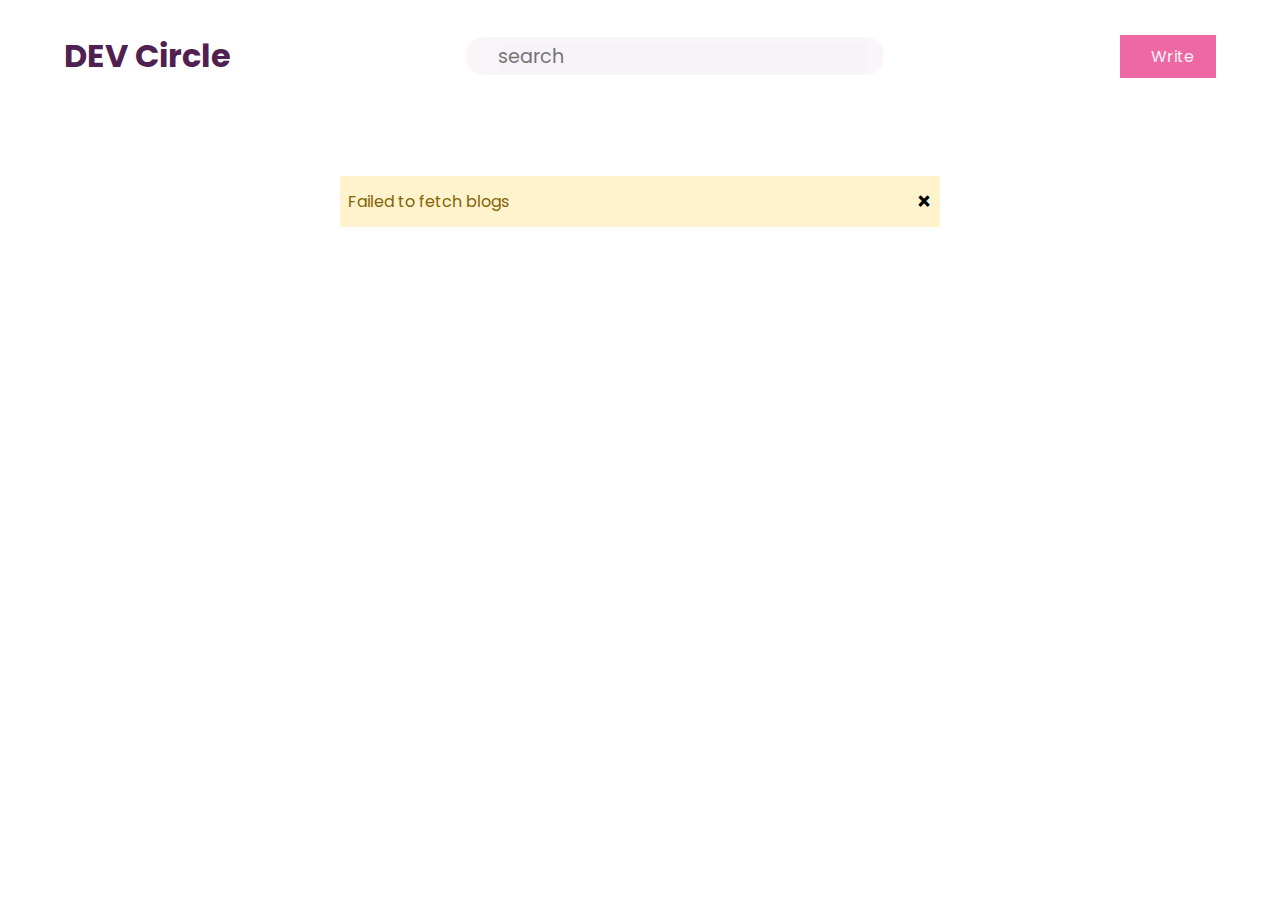
<file: index.html>
<!DOCTYPE html>
<html lang="en">
<head>
  <meta charset="UTF-8">
  <meta http-equiv="X-UA-Compatible" content="IE=edge">
  <meta name="viewport" content="width=device-width, initial-scale=1.0">
  <title>WebDev Circle</title>
  <link rel="preconnect" href="https://fonts.googleapis.com">
  <link rel="preconnect" href="https://fonts.gstatic.com" crossorigin>
  <link href="https://fonts.googleapis.com/css2?family=Poppins:wght@400;500;600;700&display=swap" rel="stylesheet">
  <link rel="stylesheet" href="https://cdnjs.cloudflare.com/ajax/libs/font-awesome/6.3.0/css/all.min.css" integrity="sha512-SzlrxWUlpfuzQ+pcUCosxcglQRNAq/DZjVsC0lE40xsADsfeQoEypE+enwcOiGjk/bSuGGKHEyjSoQ1zVisanQ==" crossorigin="anonymous" referrerpolicy="no-referrer" />
  <link rel="stylesheet" href="css/styles.css">
  <script src="js/index.js" defer></script>
</head>
<body>
  <header>
    <a href="index.html"><h1>DEV Circle</h1></a>
    <div class=search-bar>
      <span><i class="fa-solid fa-magnifying-glass"></i></span>
      <input type="search" placeholder="search">
    </div>    
    <a href="new.html" class="accent-btn"><i class="fa-regular fa-pen-to-square"></i> Write</a>
  </header>
  <main>
    <div class="notification-container hidden">
      <div class="notification"></div>
      <button type="button" class="close"><span>&times;</span></button>
    </div>
    <div class="articles-wrapper"></div>
    <div class="pagination-container"></div>
  </main>
</body>
</html>
</file>
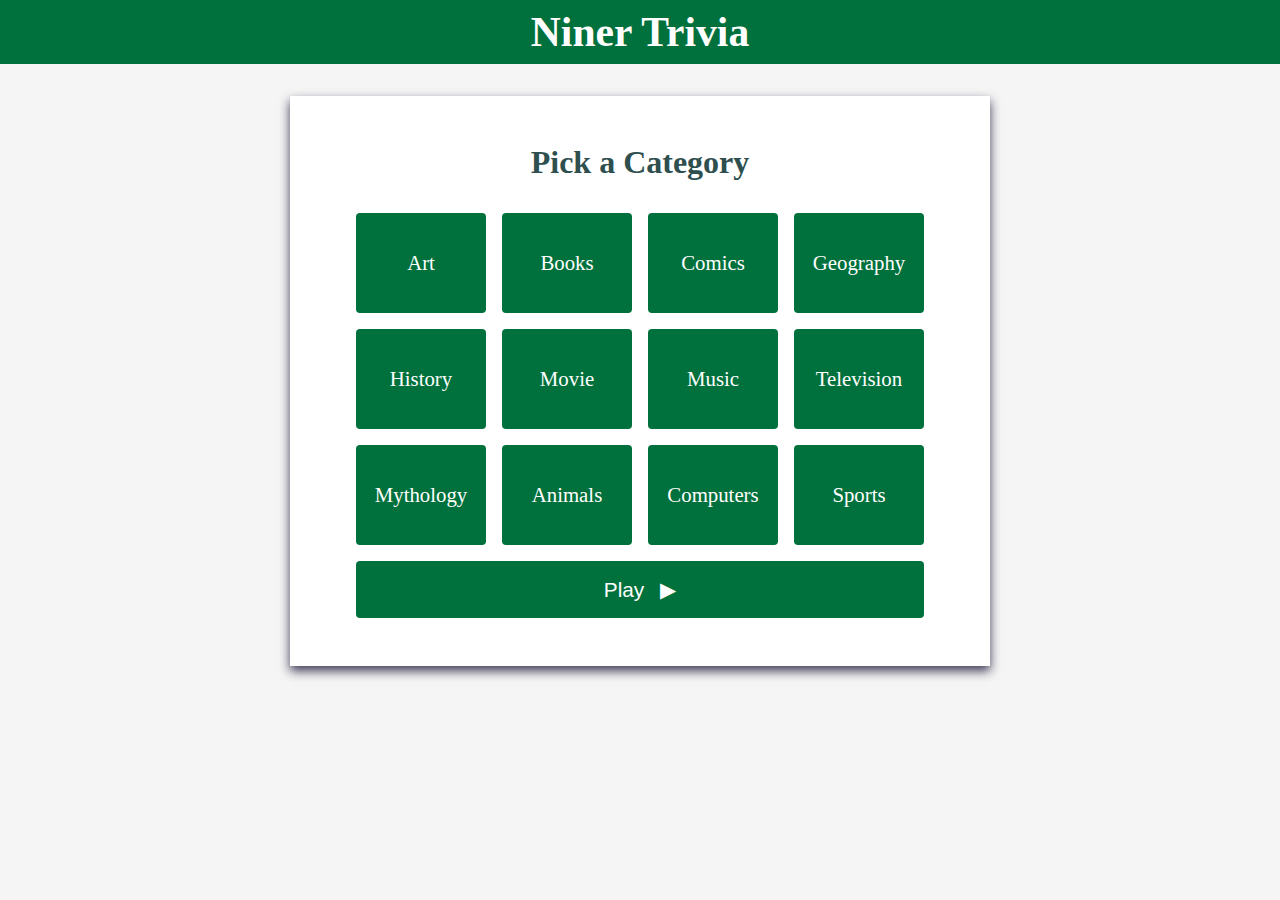
<file: API_Trivia_App_Project/index.html>
<!DOCTYPE html>
<html lang="en">

<head>
    <meta charset="UTF-8">
    <meta http-equiv="X-UA-Compatible" content="IE=edge">
    <meta name="viewport" content="width=device-width, initial-scale=1.0">
    <title>Niner Trivia</title>
    <link rel="stylesheet" href="styles.css">
    <script src="script.js" defer></script>
</head>

<body>
    <header>
        <h1>Niner Trivia</h1>
    </header>
    <main>
        <div class="category card">
            <div class="card-header">Pick a Category</div>
            <div class="card-body">
                <div class="category-item" data-category="25">Art</div>
                <div class="category-item" data-category="10">Books</div>
                <div class="category-item" data-category="29">Comics</div>
                <div class="category-item" data-category="22">Geography</div>
                <div class="category-item" data-category="23">History</div>
                <div class="category-item" data-category="11">Movie</div>
                <div class="category-item" data-category="12">Music</div>
                <div class="category-item" data-category="14">Television</div>
                <div class="category-item" data-category="20">Mythology</div>
                <div class="category-item" data-category="27">Animals</div>
                <div class="category-item" data-category="18">Computers</div>
                <div class="category-item" data-category="21">Sports</div>
                <button>Play<span>&#x25B6;</span></button>
            </div>
        </div>

        <div class="question card hidden">
            <div class="card-header">
                <span></span>
                <span></span>
                <span></span>
            </div>
            <div class="card-body">
                <div class="question-text"></div>
                <button>Submit</button>
            </div>
        </div>

        <div class="skeleton card hidden">
            <div class="card-header">
                <span></span>
                <span></span>
                <span></span>
            </div>
            <div class="card-body">
                <div class="question-text"></div>
                <div class="option-item"></div>
                <div class="option-item"></div>
                <div class="option-item"></div>
                <div class="option-item"></div>
                <button></button>
            </div>
        </div>

        <div class="score card hidden">
            <div class="card-header">
                Well Done!
            </div>
            <div class="card-body">
                <div class="balloon-container">
                    <div class="balloon"></div>
                    <div class="balloon"></div>
                    <div class="balloon"></div>
                </div>
                <div class="score-board">
                    <div class="stat"></div>
                    <div class="stat"></div>
                    <button>Play Again!<span>&#x25B6</span></button>
                </div>
            </div>

        </div>

    </main>
</body>
</file>
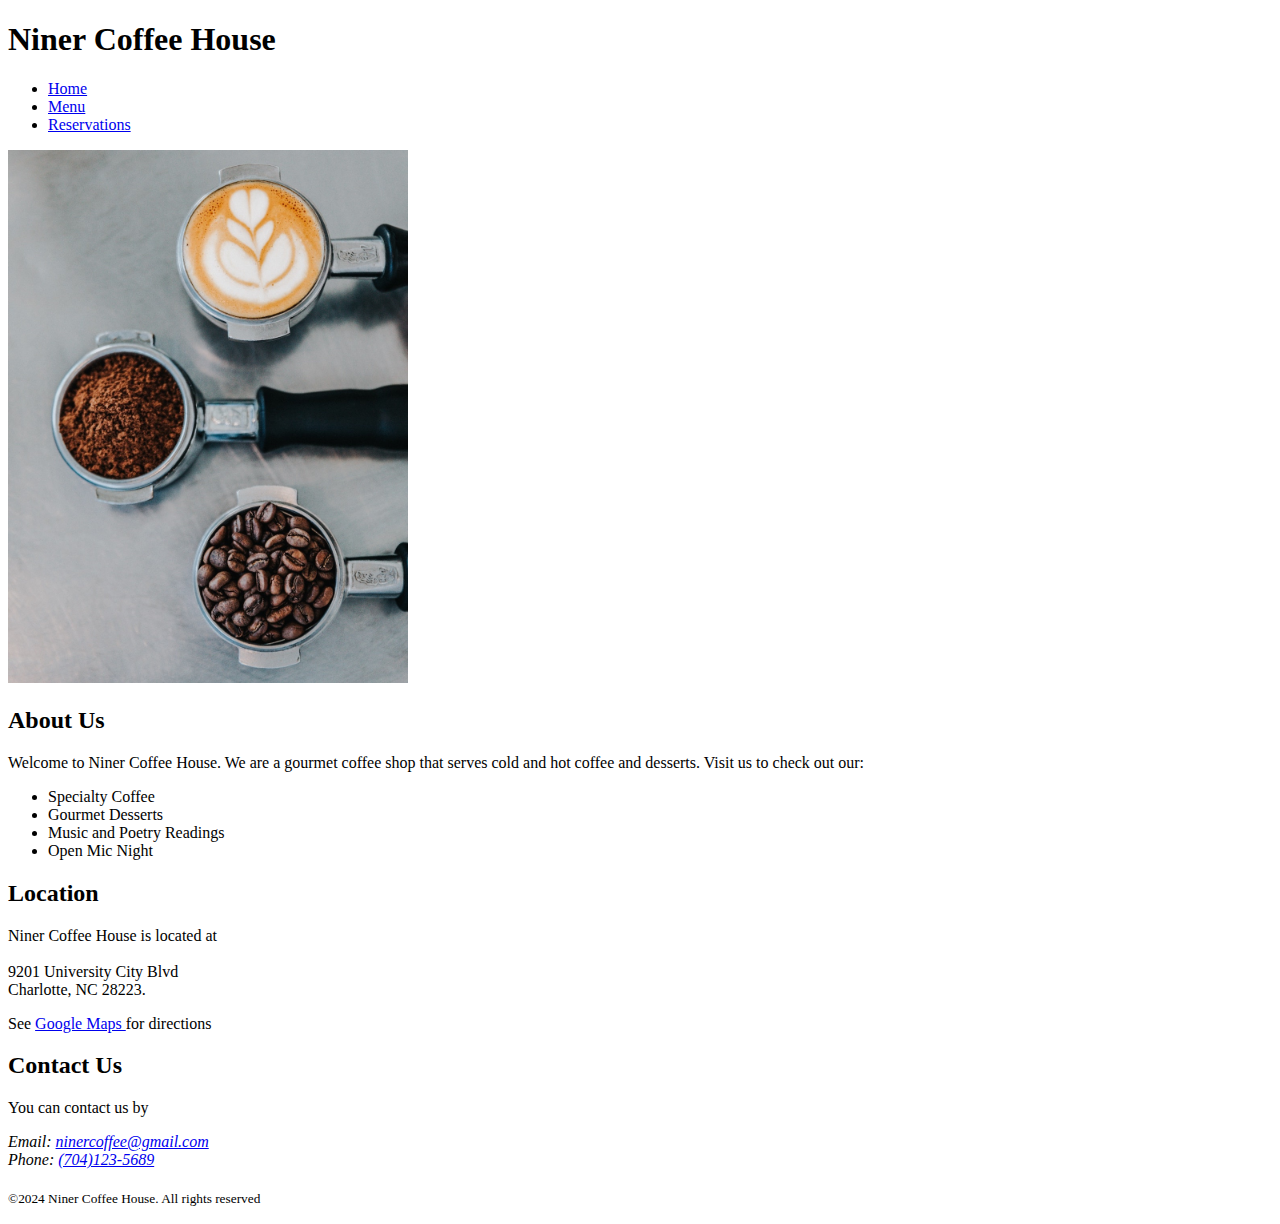
<file: Coffee_Shop_HTML_Practice/index.html>
<!DOCTYPE html>
<html lang="en">

<head>
    <meta charset="UTF-8">
    <meta name="viewport" content="width=device-width, initial-scale=1.0">
    <title>Niner Coffee House</title>
    <meta name="author" content="Ayden Hocking">
    <link rel="icon" href="./images/favicon.ico">

</head>

<body>
    <header>
        <h1>Niner Coffee House</h1>
        <nav class="">
            <ul>
                <li><a href="index.html">Home</a></li>
                <li><a href="menu.html">Menu</a></li>
                <li><a href="reservations.html">Reservations</a></li>
            </ul>
        </nav>
    </header>
    <main>
        <img src="./images/coffee.jpg" alt="coffee" width="400" height="533">
        <h2>About Us</h2>
        <p>
            Welcome to Niner Coffee House.
            We are a gourmet coffee shop that serves cold and hot coffee and desserts.
            Visit us to check out our:
        </p>
        <ul>
            <li>Specialty Coffee</li>
            <li>Gourmet Desserts</li>
            <li>Music and Poetry Readings</li>
            <li>Open Mic Night</li>
        </ul>
        <h2>Location</h2>
        <p>
            Niner Coffee House is located at <br><br>
            9201 University City Blvd <br>
            Charlotte, NC 28223.
        </p>
        <p>
            See <a href="https://goo.gl/maps/mhFUShJz3x93aPkx7" target="_blank">Google Maps </a> for directions
        </p>
        <h2>Contact Us</h2>
        <p>
            You can contact us by
        </p>
        <address>
            Email: <a href="mailto: ninercoffee@gmail.com">ninercoffee@gmail.com </a><br>
            Phone: <a href="tel: +7041235689">(704)123-5689</a>
        </address>
    </main>
    <footer>
        <p><sub>
            ©2024 Niner Coffee House. All rights reserved
        </sub></p>
    </footer>
</body>

</html>
</file>
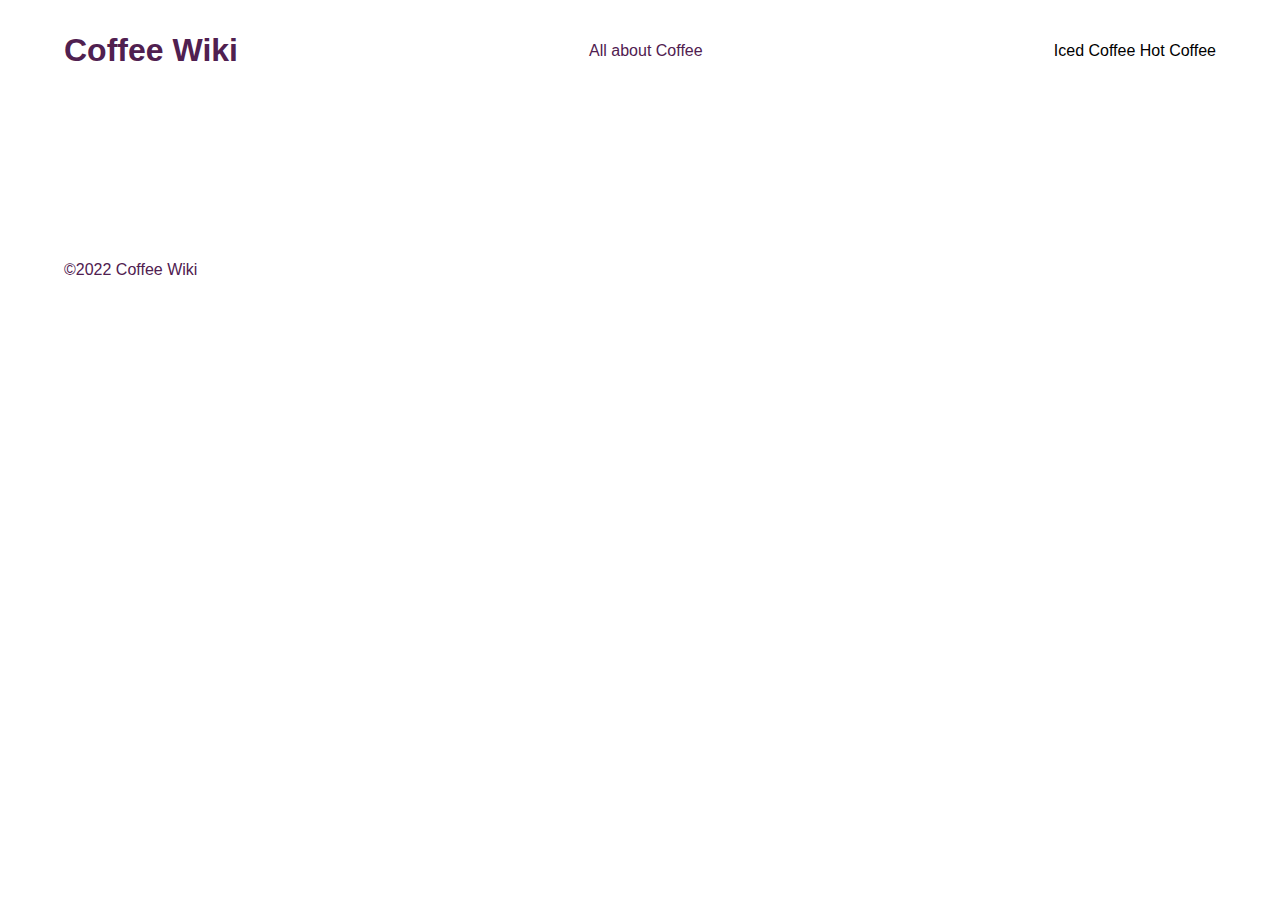
<file: Coffee_Shop_JS_Practice/index.html>
<!DOCTYPE html>
<html lang="en">
<head>
    <meta charset="UTF-8">
    <meta http-equiv="X-UA-Compatible" content="IE=edge">
    <meta name="viewport" content="width=device-width, initial-scale=1.0">
    <title>Coffee List</title>
    <link rel="stylesheet" href="/css/styles.css">
    <script src="js/script.js" defer></script>
</head>
<body>
    <header>
        <h1>Coffee Wiki</h1>
        <p>All about Coffee</p>
        <nav>
            <button>Iced Coffee</button>
            <button>Hot Coffee</button>
        </nav>
    </header>
  

<main>
    <div class="container"></div>
</main>
       
   
    <footer>&copy;2022 Coffee Wiki</footer>
</body>
</html>
</file>
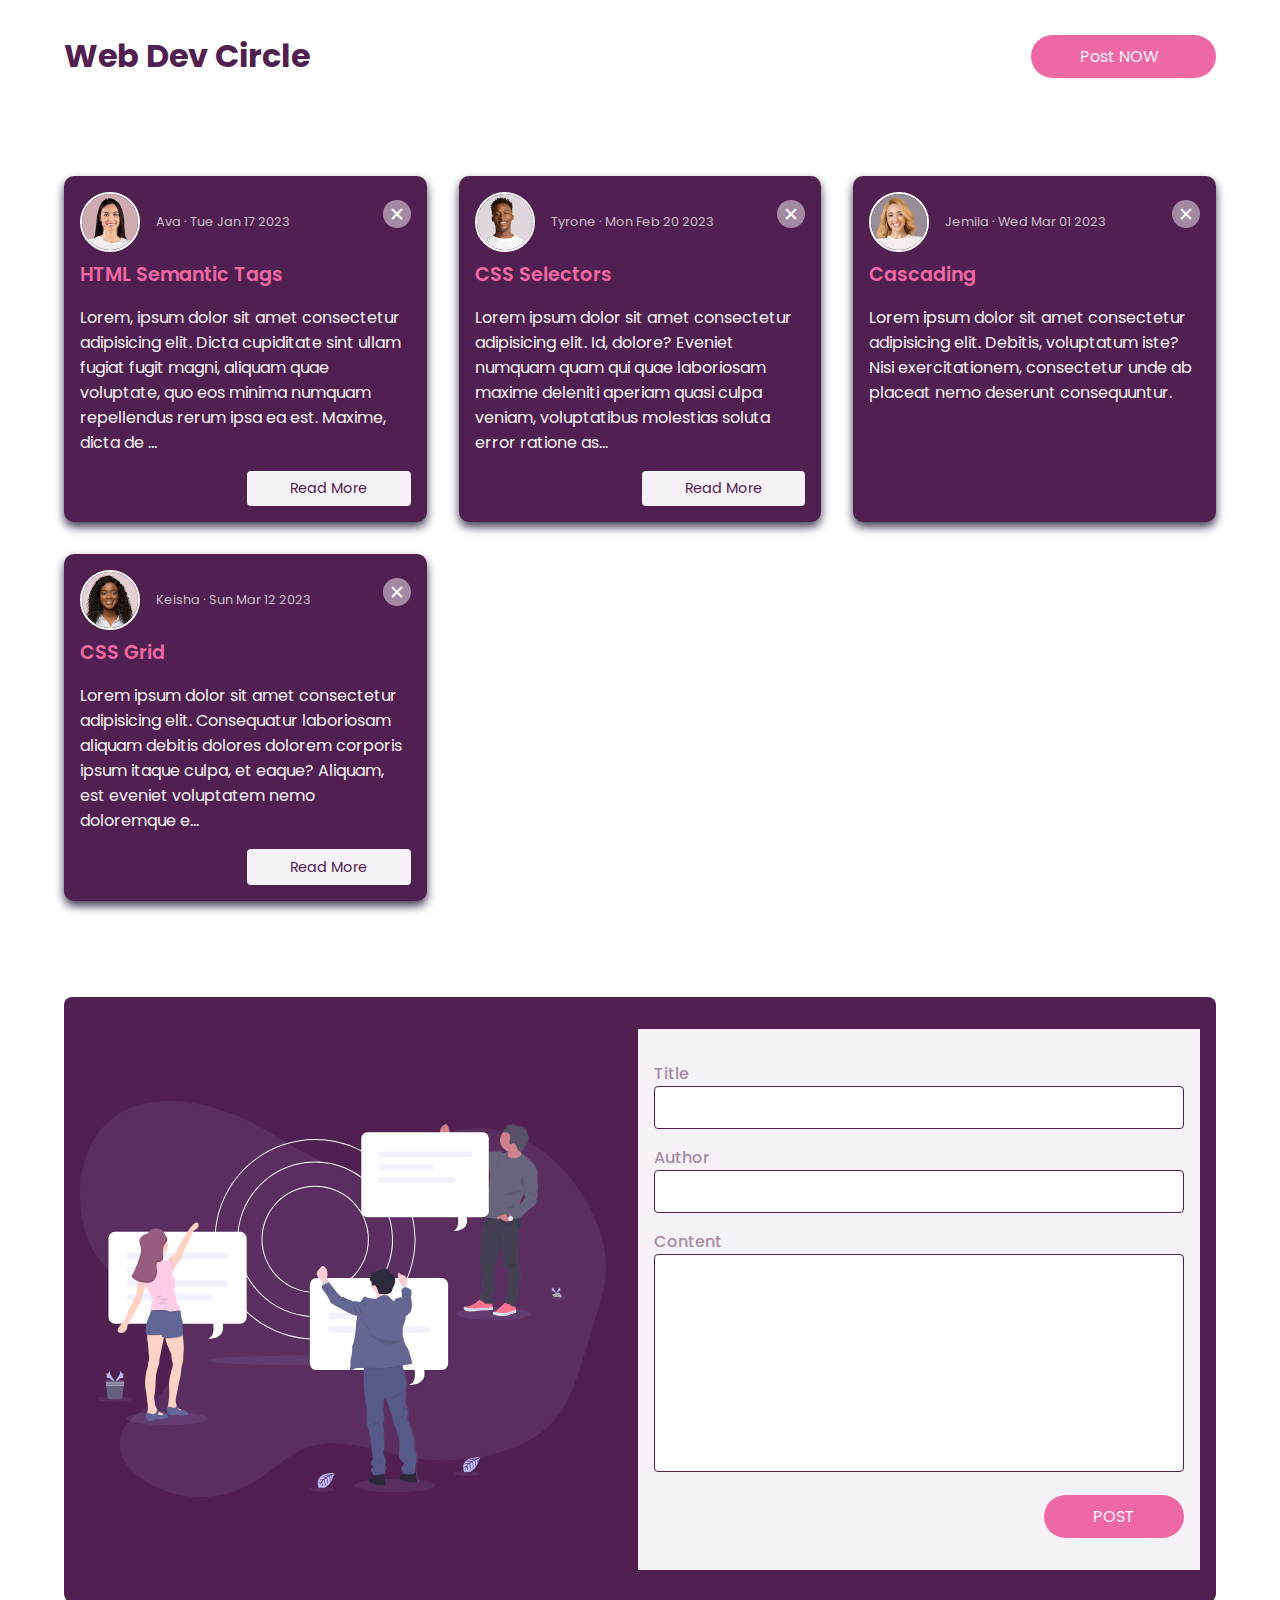
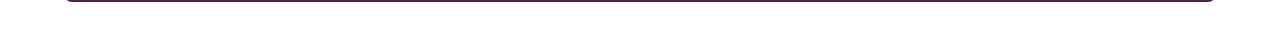
<file: DOM_Manipulation_JS_Practice/index.html>
<!DOCTYPE html>
<html lang="en">

<head>
  <meta charset="UTF-8">
  <meta http-equiv="X-UA-Compatible" content="IE=edge">
  <meta name="viewport" content="width=device-width, initial-scale=1.0">
  <title>WebDev Circle</title>
  <link rel="preconnect" href="https://fonts.googleapis.com">
  <link rel="preconnect" href="https://fonts.gstatic.com" crossorigin>
  <link href="https://fonts.googleapis.com/css2?family=Poppins:wght@400;500;600;700&display=swap" rel="stylesheet">
  <link rel="stylesheet" href="https://cdnjs.cloudflare.com/ajax/libs/font-awesome/6.3.0/css/all.min.css"
    integrity="sha512-SzlrxWUlpfuzQ+pcUCosxcglQRNAq/DZjVsC0lE40xsADsfeQoEypE+enwcOiGjk/bSuGGKHEyjSoQ1zVisanQ=="
    crossorigin="anonymous" referrerpolicy="no-referrer" />
  <link rel="stylesheet" href="css/styles.css">
  <script src="js/script.js"defer></script>
</head>

<body>
  <header class="flex-row">
    <h1>Web Dev Circle <i class="fa-solid fa-circle-chevron-right"></i></h1>
    <a href="#new-form-container" class="accent-btn">Post NOW <i class="fa-solid fa-angles-down"></i></a>
  </header>

  <main>
    <div class="articles-wrapper">
      <article class="article-container">
        <button class="delete-btn">✕</button>
        <div class="article-header">
          <img src="images/avatar1.png" alt="profile picture" class="avatar">
          <div>Ava · Tue Jan 17 2023</div>
        </div>
        <div class="article-body">
          <h3>HTML Semantic Tags</h3>
          <p>Lorem, ipsum dolor sit amet consectetur adipisicing elit. Dicta cupiditate sint ullam fugiat fugit magni,
            aliquam quae voluptate, quo eos minima numquam repellendus rerum ipsa ea est. Maxime, dicta de
            <span>...</span>
            <span class="hidden">lectus eum a minus iure optio eveniet culpa, ipsum iste repellendus laudantium eos
              deserunt commodi animi distinctio ex hic? At amet dolore nemo accusamus nisi quae, ratione nam. Totam
              harum expedita temporibus dolore unde sed id debitis suscipit odio voluptates doloremque rem nobis aperiam
              quasi assumenda doloribus ad vero repellat, alias adipisci tenetur aspernatur vel. Culpa inventore
              architecto aspernatur dolor natus labore.</span>
          </p>
          <button class="btn">Read More</button>
        </div>
      </article>
    </div>

    <div id="new-article-section">
      <div class="img-container">
        <img src="images/illustration.svg" alt="illustration">
      </div>
      <form action="#">
        <div>
          <label for="title">Title</label>
          <input id="title" name="title" type="text" minlength="3" required>
        </div>
        <div>
          <label for="author">Author</label>
          <input id="author" name="author" type="text" minlength="3" required>
        </div>
        <div>
          <label for="content">Content</label>
          <textarea id="content" name="content" rows="8" minlength="10" required></textarea>
        </div>
        <button type="submit" class="accent-btn">POST</button>
      </form>
    </div>


  </main>
  
</body>

</html>
</file>
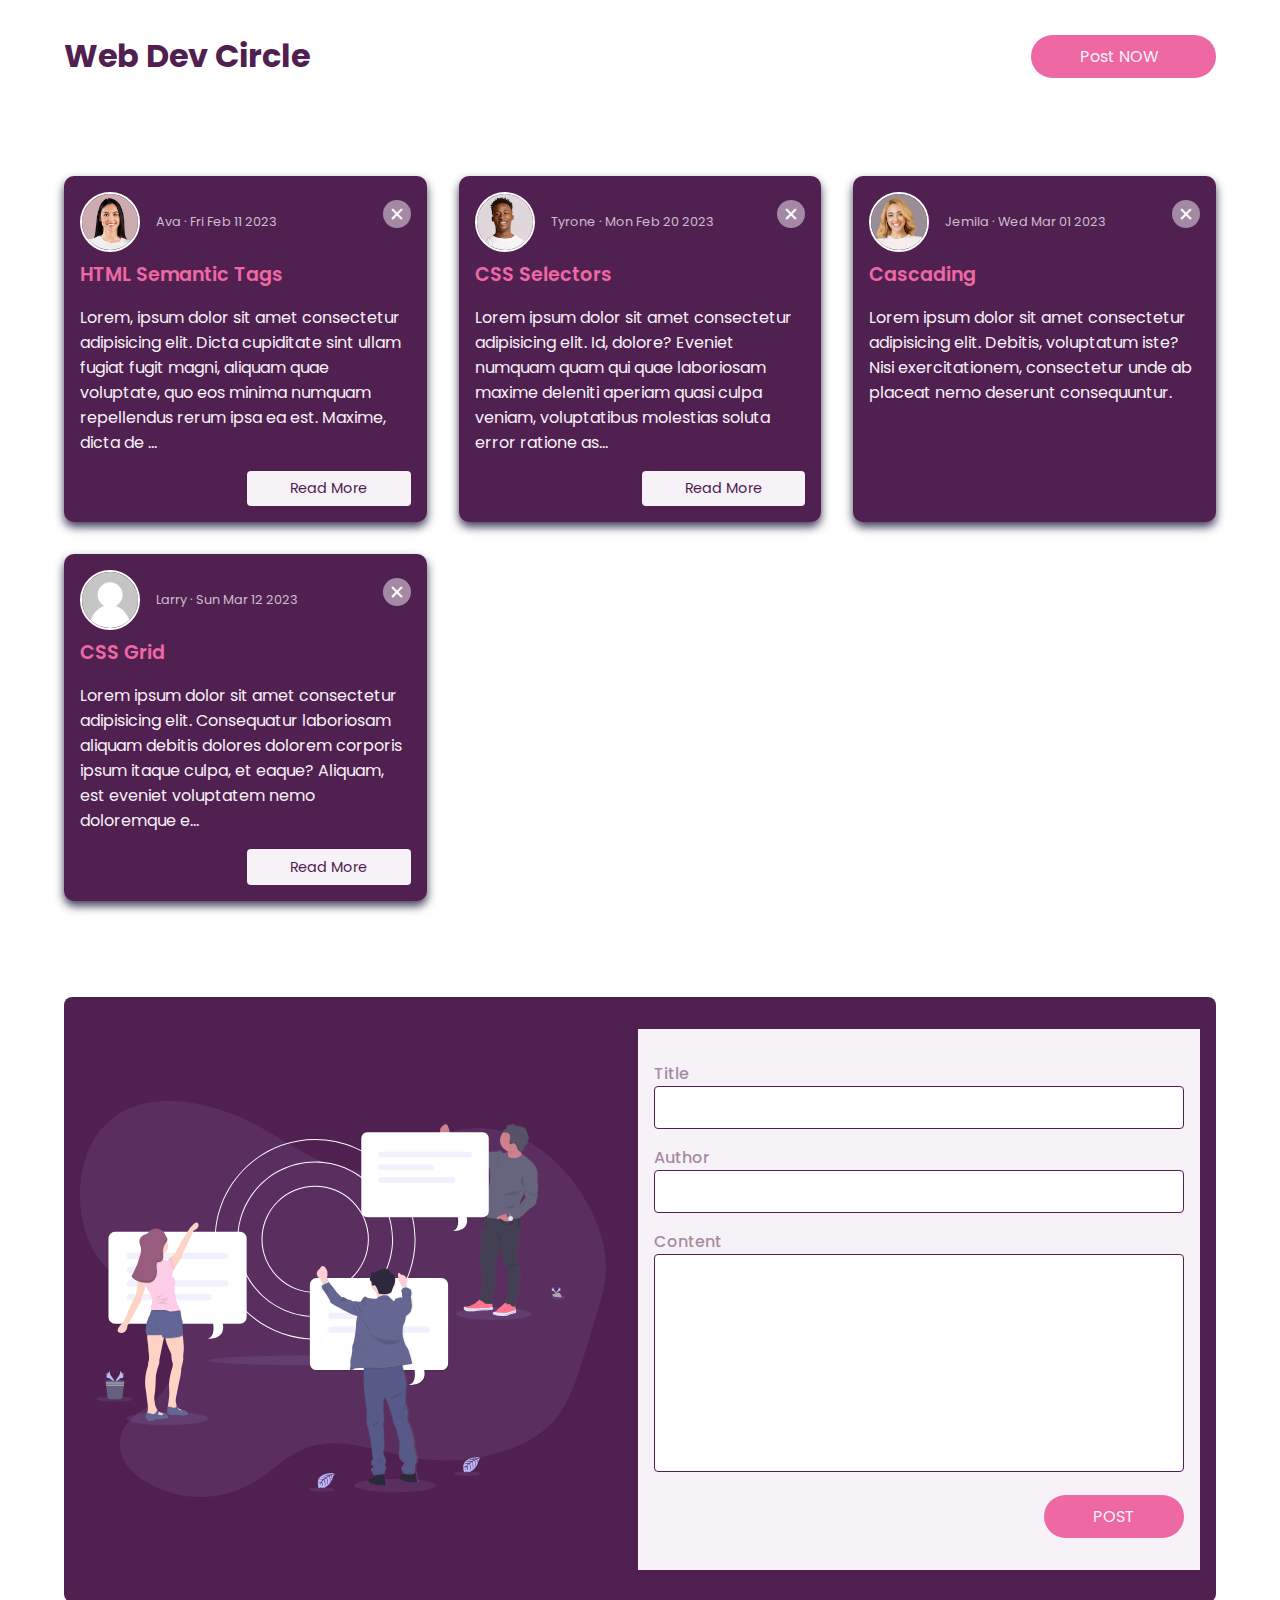
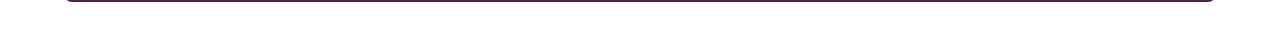
<file: Event_Handler_JS_Practice/index.html>
<!DOCTYPE html>
<html lang="en">

<head>
  <meta charset="UTF-8">
  <meta http-equiv="X-UA-Compatible" content="IE=edge">
  <meta name="viewport" content="width=device-width, initial-scale=1.0">
  <title>WebDev Circle</title>
  <link rel="preconnect" href="https://fonts.googleapis.com">
  <link rel="preconnect" href="https://fonts.gstatic.com" crossorigin>
  <link href="https://fonts.googleapis.com/css2?family=Poppins:wght@400;500;600;700&display=swap" rel="stylesheet">
  <link rel="stylesheet" href="https://cdnjs.cloudflare.com/ajax/libs/font-awesome/6.3.0/css/all.min.css"
    integrity="sha512-SzlrxWUlpfuzQ+pcUCosxcglQRNAq/DZjVsC0lE40xsADsfeQoEypE+enwcOiGjk/bSuGGKHEyjSoQ1zVisanQ=="
    crossorigin="anonymous" referrerpolicy="no-referrer" />
  <link rel="stylesheet" href="css/styles.css">
  <script src="js/script.js" defer></script>
</head>

<body>
  <header class="flex-row">
    <h1>Web Dev Circle <i class="fa-solid fa-circle-chevron-right"></i></h1>
    <a href="#new-article-section" class="accent-btn">Post NOW <i class="fa-solid fa-angles-down"></i></a>
  </header>

  <main>
    <div class="articles-wrapper">
      <article class="article-container">
        <button class="delete-btn">✕</button>
        <div class="article-header">
          <img src="images/avatar1.png" alt="profile picture" class="avatar">
          <div>Ava · Fri Feb 11 2023</div>
        </div>
        <div class="article-body">
          <h3>HTML Semantic Tags</h3>
          <p>Lorem, ipsum dolor sit amet consectetur adipisicing elit. Dicta cupiditate sint ullam fugiat fugit magni,
            aliquam quae voluptate, quo eos minima numquam repellendus rerum ipsa ea est. Maxime, dicta de
            <span>...</span>
            <span class="hidden">lectus eum a minus iure optio eveniet culpa, ipsum iste repellendus laudantium eos
              deserunt commodi animi distinctio ex hic? At amet dolore nemo accusamus nisi quae, ratione nam. Totam
              harum expedita temporibus dolore unde sed id debitis suscipit odio voluptates doloremque rem nobis aperiam
              quasi assumenda doloribus ad vero repellat, alias adipisci tenetur aspernatur vel. Culpa inventore
              architecto aspernatur dolor natus labore.</span>
          </p>
          <button class="btn">Read More</button>
        </div>
      </article>
    </div>

    <div id="new-article-section">
      <div class="img-container">
        <img src="images/illustration.svg" alt="illustration">
      </div>
      <form action="#">
        <div>
          <label for="title">Title</label>
          <input id="title" name="title" type="text" minlength="3" required>
        </div>
        <div>
          <label for="author">Author</label>
          <input id="author" name="author" type="text" minlength="3" required>
        </div>
        <div>
          <label for="content">Content</label>
          <textarea id="content" name="content" rows="8" minlength="10" required></textarea>
        </div>
        <button type="submit" class="accent-btn">POST</button>
      </form>
    </div>
  </main>
</body>

</html>
</file>
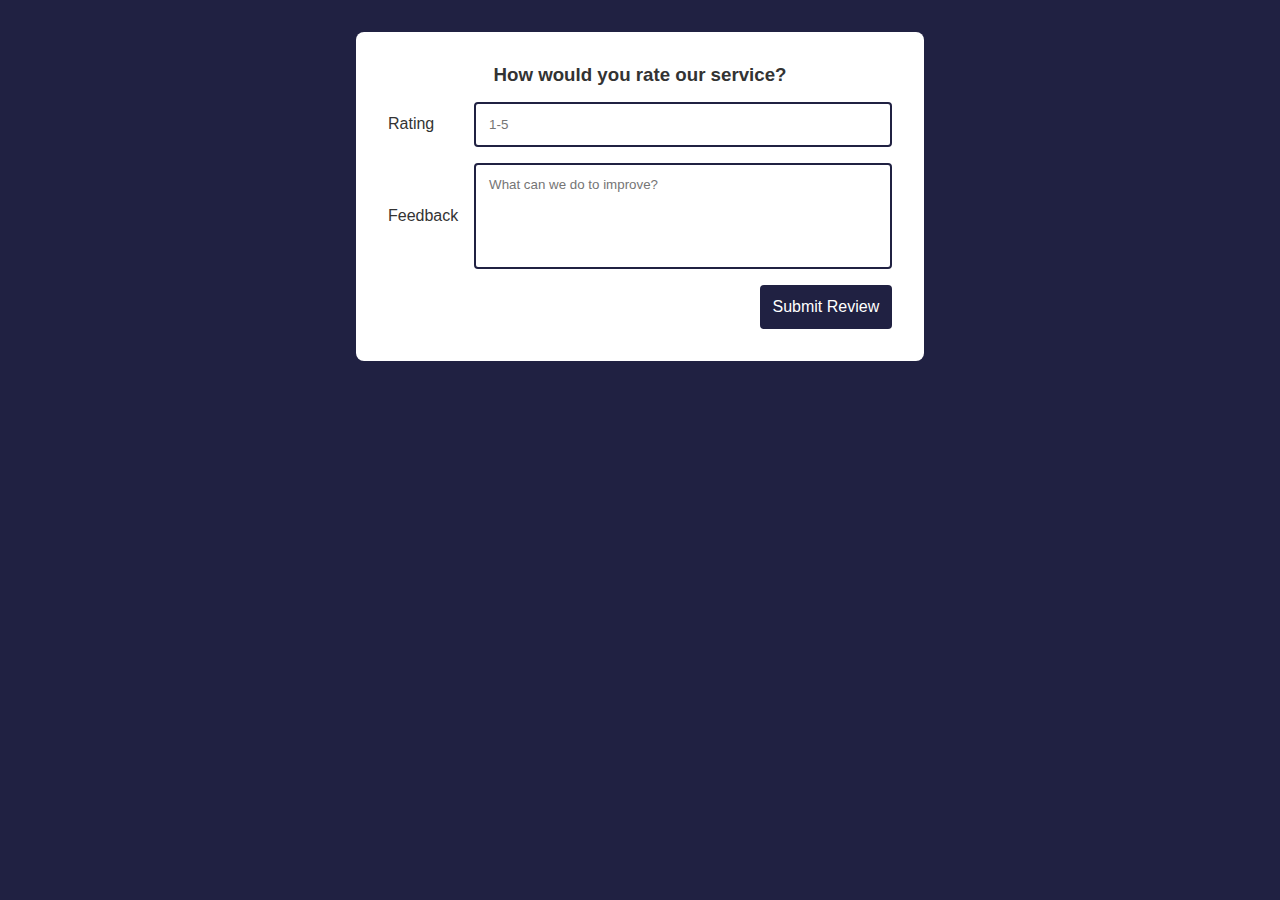
<file: Review_Page_with_Fetch_Rest_API/frontend/index.html>
<!DOCTYPE html>
<html lang="en">
<head>
    <meta charset="UTF-8">
    <meta http-equiv="X-UA-Compatible" content="IE=edge">
    <meta name="viewport" content="width=device-width, initial-scale=1.0">
    <link rel="stylesheet" href="https://cdnjs.cloudflare.com/ajax/libs/font-awesome/6.2.0/css/all.min.css">
    <link rel="stylesheet" href="css/styles.css">
    <script src="js/index.js" defer></script>
    <title>Feedbacks</title>
</head>
<body>
    <main class="flex">
        <div class="card">
            <form>
                <h3>How would you rate our service?</h3>
                <label for="rating">Rating</label>
                <input id="rating" type="number" placeholder="1-5" min="1" max="5" required>
                <label for="feedback">Feedback</label>
                <textarea id="feedback" placeholder="What can we do to improve?" minlength="10" required></textarea>
                <button class="second-column">Submit Review</button>
            </form>
        </div>
        
        <div class="middle-section hidden">
           
            <div class="stats">
                <div class="average"></div>
                <div class="flex">
                    <span class="scale"></span>
                    <span class="total"></span>
                </div>
            </div>
            <div class="order-wrapper">
                <label for="order">Sort By</label>
                <select name="order" id="order">
                    <option value="descending">Highest Rated</option>
                    <option value="ascending">Lowest Rated</option>
                </select>
            </div>
        </div>
        <div class="review-container flex"></div>
    </main>
    
</body>
</html>
</file>
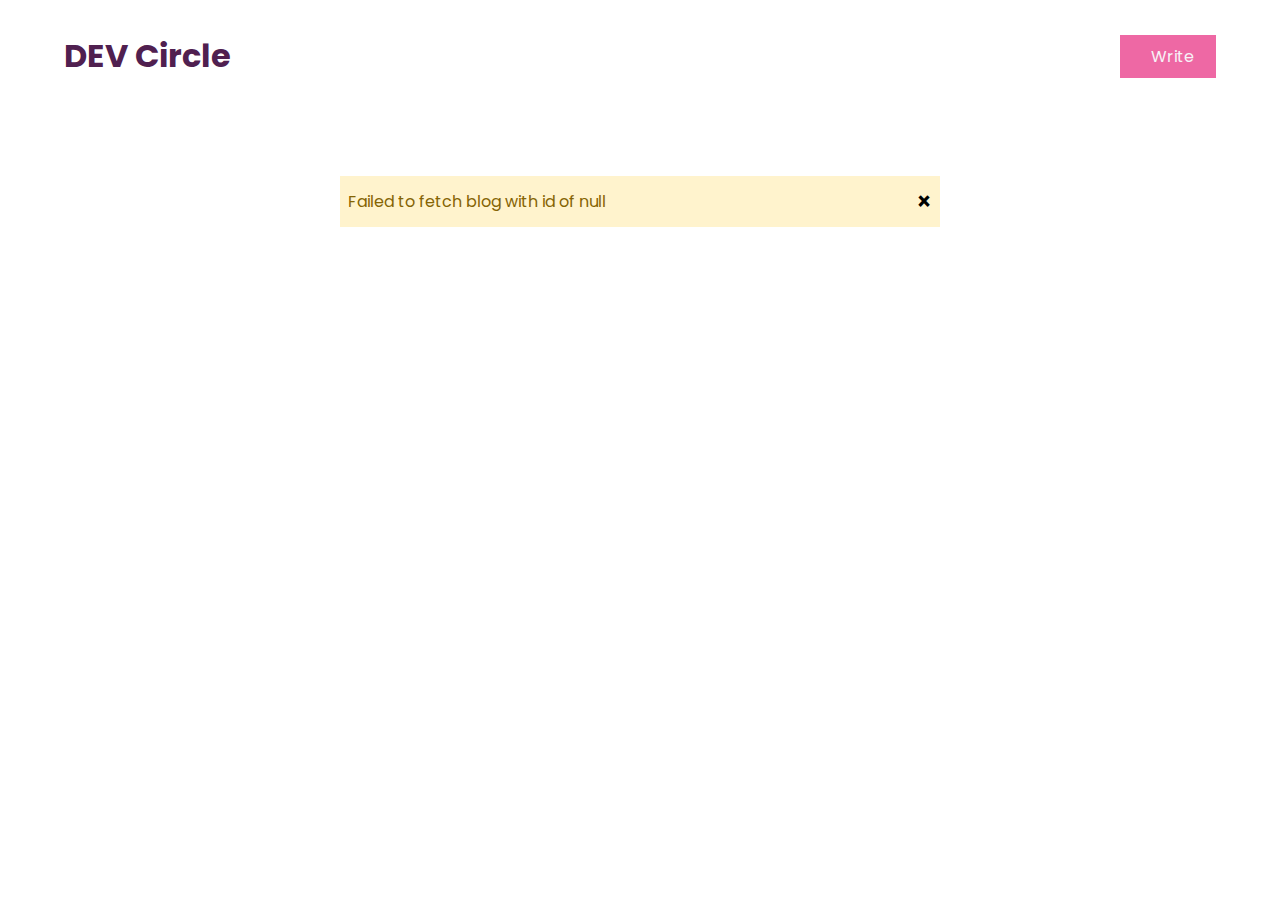
<file: details.html>
<!DOCTYPE html>
<html lang="en">
<head>
  <meta charset="UTF-8">
  <meta http-equiv="X-UA-Compatible" content="IE=edge">
  <meta name="viewport" content="width=device-width, initial-scale=1.0">
  <title>WebDev Circle</title>
  <link rel="preconnect" href="https://fonts.googleapis.com">
  <link rel="preconnect" href="https://fonts.gstatic.com" crossorigin>
  <link href="https://fonts.googleapis.com/css2?family=Poppins:wght@400;500;600;700&display=swap" rel="stylesheet">
  <link rel="stylesheet" href="https://cdnjs.cloudflare.com/ajax/libs/font-awesome/6.3.0/css/all.min.css" integrity="sha512-SzlrxWUlpfuzQ+pcUCosxcglQRNAq/DZjVsC0lE40xsADsfeQoEypE+enwcOiGjk/bSuGGKHEyjSoQ1zVisanQ==" crossorigin="anonymous" referrerpolicy="no-referrer" />
  <link rel="stylesheet" href="css/styles.css">
  <script src="js/details.js" defer></script>
</head>
<body>
  <header>
    <a href="index.html"><h1>DEV Circle</h1></a> 
    <a href="new.html" class="accent-btn"><i class="fa-regular fa-pen-to-square"></i> Write</a>
  </header>
  <main> 
    <div class="notification-container hidden">
      <div class="notification"></div>
      <button type="button" class="close"><span>&times;</span></button>
    </div>
    <article class="wrapper">
    </article>
  </main>
</body>
</html>
</file>
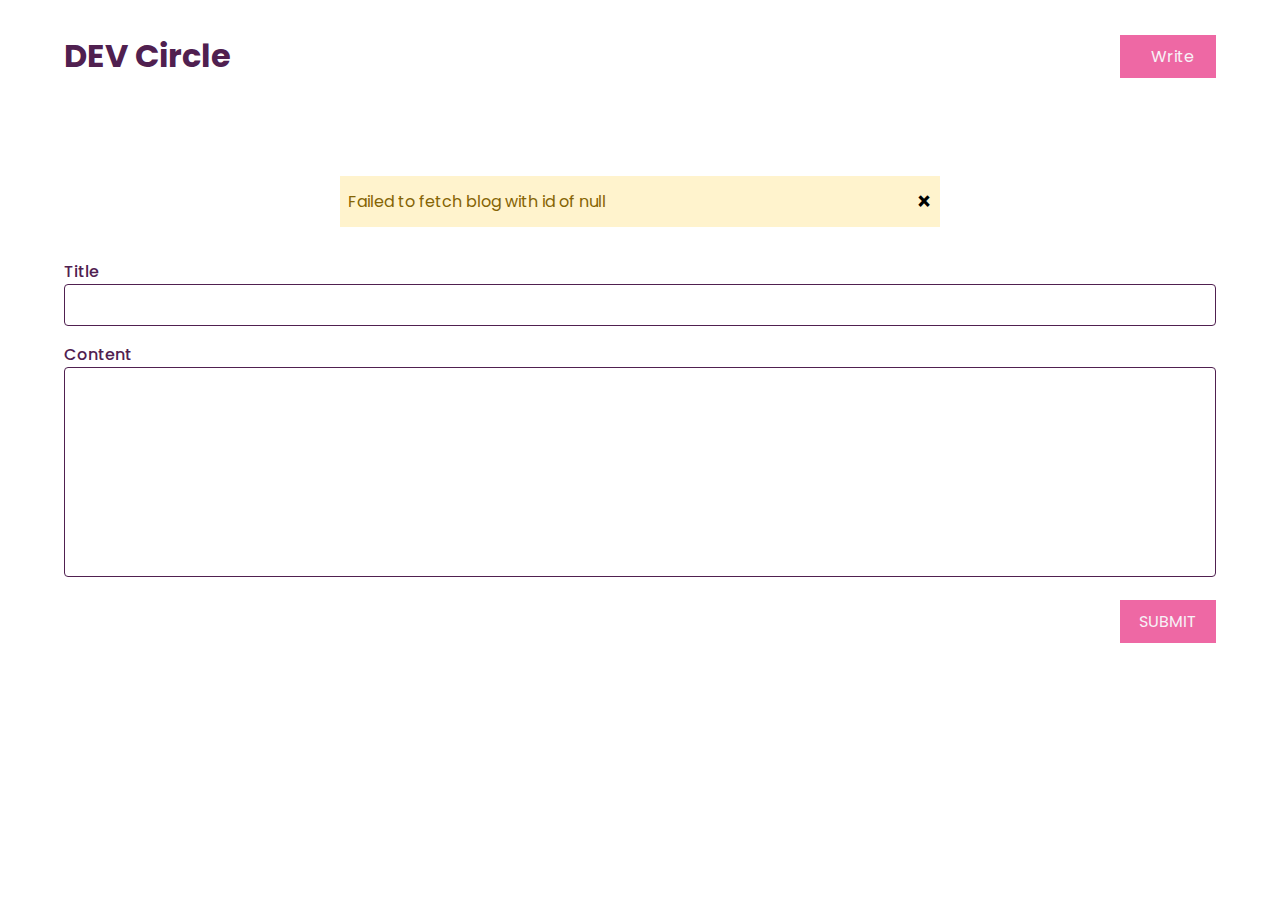
<file: edit.html>
<!DOCTYPE html>
<html lang="en">
<head>
  <meta charset="UTF-8">
  <meta http-equiv="X-UA-Compatible" content="IE=edge">
  <meta name="viewport" content="width=device-width, initial-scale=1.0">
  <title>WebDev Circle</title>
  <link rel="preconnect" href="https://fonts.googleapis.com">
  <link rel="preconnect" href="https://fonts.gstatic.com" crossorigin>
  <link href="https://fonts.googleapis.com/css2?family=Poppins:wght@400;500;600;700&display=swap" rel="stylesheet">
  <link rel="stylesheet" href="https://cdnjs.cloudflare.com/ajax/libs/font-awesome/6.3.0/css/all.min.css" integrity="sha512-SzlrxWUlpfuzQ+pcUCosxcglQRNAq/DZjVsC0lE40xsADsfeQoEypE+enwcOiGjk/bSuGGKHEyjSoQ1zVisanQ==" crossorigin="anonymous" referrerpolicy="no-referrer" />
  <link rel="stylesheet" href="css/styles.css">
  <script src="js/edit.js" defer></script>
</head>
<body>
  <header class="flex-row">
    <a href="index.html"><h1>DEV Circle</h1></a>
    <a href="new.html" class="accent-btn"><i class="fa-regular fa-pen-to-square"></i> Write</a>
  </header>

 <main>
  <div class="notification-container hidden">
    <div class="notification"></div>
    <button type="button" class="close"><span>&times;</span></button>
  </div>
  <form>
    <div>
      <label for="title">Title</label>
      <input id="title" name="title" type="text" minlength="3" required>
    </div>
    <div>
      <label for="content">Content</label>
      <textarea id="content" name="content" rows="8" minlength="10" required></textarea>
    </div>
    <button type="submit" class="accent-btn">SUBMIT</button>
  </form>  
    </div>
 </main>
</body>
</html>
</file>
<file: css/styles.css>
/*CSS Variables*/
:root {
    --clr-primary: hsl(300, 43%, 22%);
    --clr-primary50: hsla(300, 43%, 22%, 0.5);
    --clr-accent: hsl(333, 80%, 67%);
    --clr-gray: hsl(300, 24%, 96%);
    --clr-gray75: hsla(300, 24%, 96%, 0.75);
    --clr-gray50: hsla(300, 24%, 96%, 0.5);
  }

  /*CSS Rest*/
  *{
    margin: 0;
    padding: 0;
    box-sizing: border-box;
  }
  
  /*General styles*/
  h1 {
    font-size: 2rem;
  }

  h2 {
    font-size: 1.5rem;
  }
  
  h3 {
    font-size: 1.1rem;
    font-weight: 600;
    color: var(--clr-gray);
  }
  
  button {
    font: inherit;
    border: none;
    background: none;
    cursor: pointer;
  }
  a {
    display: block;
    color: inherit;
    text-decoration: none;
  }

  img {
    display: block;
    width: 100%;
    height: auto;
  }

  body, main, .card-body, .wrapper, form, .form-container{
    display: flex;
    flex-direction: column;
    gap: 1rem;
  }
  
  body, main {
    gap: 2rem;
  }

  body {
    background-color: #fff;
    color: var(--clr-primary);
    font-family: 'Poppins', sans-serif;
    font-weight: 400;
    font-size: 1rem;
    padding: 2rem 5vw;
    gap: 6rem;
  }

  
  .accent-btn {
    background-color: var(--clr-accent);
    color: var(--clr-gray);
    padding: 0.5em 3em;
    border: 1px solid transparent;
    display: flex;
    align-items: center;
    gap: 0.5em;
  }
  
  .accent-btn:hover, .accent-btn:active {
    background-color: #fff;
    color: var(--clr-accent);
    border-color: var(--clr-accent);
  
  }

  .accent-btn {
    font-size: 1rem;
    padding: 0.5em 0;
    width: 6em;
    background-color: var(--clr-accent);
    color: var(--clr-gray);
    border: 1px solid transparent;
    display: flex;
    align-items: center;
    justify-content: center;
    gap: 0.5em;
  }
  
  .accent-btn:hover, .accent-btn:active {
    background-color: #fff;
    color: var(--clr-accent);
    border-color: var(--clr-accent);
  
  }


  /*Header*/
  header {
    display: flex;
    align-items: center;
    flex-wrap: wrap;
    justify-content: space-between;
  }

  .search-bar {
    background-color: var(--clr-gray75);
    padding: 0.3em 1em;
    display: flex;
    gap: 1rem;
    align-items: center;
    color: var(--clr-primary);
    border-radius: 20px;
  } 


  header input {
    border: none;
    background-color: var(--clr-gray75);
    outline: 0;
    font: inherit;
    font-size: 1.2rem;
  }

/*index page*/
.articles-wrapper {
  display: grid;
  grid-template-columns: repeat(auto-fill, minmax(290px, 1fr));
  gap: 2rem;
}

.card {
  display: grid;
  grid-template-rows: auto 1fr auto;
  background-color: var(--clr-primary);
  color: var(--clr-gray75);
  border-radius: 10px;
  box-shadow:0 5px 10px 0 rgba(17, 12, 46, 0.8);
  padding: 1rem;
  gap: 0.5rem;
  cursor: pointer;
}

.card-header {
  color: var(--clr-gray50);
  font-size: 0.8rem;
  display: grid;
  grid-template-columns: 60px 1fr;
  align-items: center;
  gap: 1rem;
}

.card-body {
  gap: 0.5rem;  }

.avatar {
  width: 60px;
  border-radius: 50%;
  border: #fff 2px solid;
}

/* Pagination-container */

.pagination-container {
  display: flex;
  flex-wrap: wrap;
  gap: 0.2rem;
  align-self: center;
}

.pagination-container::after {
  content: "";
  flex: auto;
}

.page-btn {
  height: 2.5em;
  width: 2.5em;
  border-radius: 5px;
}


.page-btn:hover {
  background-color: var(--clr-primary);
  color: var(--clr-gray);
}

.page-btn.active {
  background-color: var(--clr-accent);
  color: var(--clr-gray);
}


  /*details page*/
  .wrapper {
    width: 100%;
    max-width: 80ch;
    align-self: center;
    
  }

  .wrapper h2 {
    color: var(--clr-primary);
  }

  .article-header {
    color: var(--clr-gray50);
    display: flex;
    align-items: center;
    flex-wrap: wrap;
    gap: 1rem;
    color: var(--clr-primary50);
    font-weight: 500;
  }

  .btn-container {
    display: flex;
    gap: 1rem;
    align-items: center;
  }

  .btn {
    background-color: var(--clr-accent);
    color: var(--clr-gray);
    font-size: 1.2rem;
    width: 2em;
    height: 2em;
    display: flex;
    align-items: center;
    justify-content: center;
    border-radius: 5px;
  }


  .btn:hover, .btn:active {
    transform:scale(1.04);
  }

  .article-body {
    color: var(--clr-primary);
    line-height: 2;
    font-size: 1.1rem;
    align-self: center;
  }

  .form-container {
    align-self: center;
    background-color: white;
    width: 100%;
    max-width: 800px;
    border-radius: 0.5rem;
  } 

  form {
    background-color: transparent;
    width: 100%;
  }
  
  label {
    color: var(--clr-primary);
    font-weight: 500;
    display: block;
  }
  
  input[type="text"], textarea{
    font: inherit;
    color: var(--clr-primary);
    width: 100%;
    padding: 0.5em;
    border: 1px solid var(--clr-primary);
    border-radius: 4px;
    line-height: 1.5;
  }
  
  #content {
    resize: none;
  }
  
  form .accent-btn {
    align-self: end;
    font-size: 1rem;
    padding: 0.5em 1.5em;
  }

  .notification-container {
    display: flex;
    justify-content: space-between;
    width: 100%;
    max-width: 600px;
    background-color: #fff3cd;
    color: #856404;
    align-items: center;
    align-self: center;
    padding: 0.5em;
  }
  .notification-container.hidden {
    display: none;
  }

  .close {
    font-size: 1.5rem;
    font-weight: 600;
}

  /*media query*/
  @media (max-width: 600px) {
    h1, h2, h3 {
    font-size: 1.3rem;
    }
  
    header {
    display: grid;
    grid-template-columns: 2fr 1fr;
    gap: 1rem;
    }

  
    header button {
    grid-column: 2/3;
    grid-row: 1/2;
    justify-self: end;
    }
  
    .search-bar {
    grid-column: 1/-1;
    grid-row: 2/3;
    }

    body {
      gap: 2rem;
    }
  }
</file>
<file: API_Trivia_App_Project/styles.css>
/**General styles**/
* {
    margin: 0;
    padding: 0;
    box-sizing: border-box;
}

:root {
    --main-color: #00703C;
    --gold-color: #F0CB00;
    --hover-color: #2F4F4F;
    --skeleton-color: #94a3bb;
}

body {
    font-size: 1.3rem;
    background-color: #f5f5f5;
}

header {
    background-color: var(--main-color);
    color: #fff;
    padding: 0.5rem;
    text-align: center;
}

.card {
    background-color: #fff;
    width: 90%;
    max-width: 700px;
    margin: 2rem auto;
    padding: 3rem 0;
    color: var(--hover-color);
    box-shadow: 0 5px 10px 0 rgba(17, 12, 46, 0.8);
    display: flex;
    flex-direction: column;
    align-items: center;
    justify-content: space-evenly;
    gap: 2rem;
}

.card-header {
    width: 90%;
    font-size: 2rem;
    font-weight: 900;
    display: flex;
    flex-wrap: wrap;
    justify-content: space-between;
}

.card-body {
    width: 90%;
    display: flex;
    flex-direction: column;
    gap: 1rem;
}

button {
    background-color: var(--main-color);
    color: #fff;
    border: none;
    padding: .8em;
    font-size: inherit;
    border-radius: 4px;
    display: flex;
    gap: 1rem;
    justify-content: center;
    align-self: end;
}

/**Category card styles**/
.category .card-body {
    width: 100%;
    display: grid;
    grid-template-columns: repeat(auto-fill, 130px);
    gap: 1rem;
    justify-content: center;
}

.category .card-header,
.score .card-header {
    justify-content: center;
}

.category-item {
    background-color: var(--main-color);
    color: #fff;
    height: 100px;
    border-radius: 4px;
    display: flex;
    align-items: center;
    justify-content: center;
    cursor: pointer;
}

.category button {
    grid-column: 1/ -1;
}

/**Question Card**/
.option-item {
    background-color: var(--main-color);
    color: #fff;
    padding: 1rem;
    border-radius: 4px;
    display: flex;
    justify-content: space-between;
}

/**Skeleton Card**/

.skeleton span {
    width: 30%;
    height: 2rem;
}

.skeleton span,
.skeleton .option-item,
.skeleton button {
    background-color: var(--skeleton-color);
}

.skeleton button {
    width: 15%;
    height: 3rem;
}

/**Score Card**/
.balloon {
    display: inline-block;
    width: 96px;
    height: 116px;
    border-radius: 80%;
    background-color: #E14916;
    box-shadow: inset -10px -10px 0 rgba(0, 0, 0, 0.07);
    margin: 1rem;
    position: relative;

}

.balloon::before {
    content: "\25B2";
    color: #E14916;
    position: absolute;
    bottom: -12px;
    left: 35px;
}

.balloon::after {
    height: 70px;
    width: 1px;
    content: "";
    background-color: rgba(0, 0, 0, 0.2);
    margin: 0 auto;
    position: absolute;
    top: 120px;
    left: 45px;
    display: inline-block;
}

.balloon:nth-child(2) {
    background-color: var(--gold-color);
    animation-duration: 3.5s;
}

.balloon:nth-child(2)::before {
    color: var(--gold-color);
}

.balloon:nth-child(3) {
    background-color: var(--main-color);
    animation-duration: 3s;
}

.balloon:nth-child(3)::before {
    color: var(--main-color);
}

.score .card-body {
    flex-direction: row;
}

.score-board {
    display: flex;
    flex-direction: column;
    gap: 1rem;
}

.stat {
    background-color: var(--main-color);
    color: #fff;
    padding: 1rem;
    border-radius: 4px;
}

.score button {
    align-self: stretch;
}

/** Hover Animations **/

.category-item:hover,
button:hover,
.option-item:hover {
    background-color: var(--hover-color);
}

.skeleton span,
.skeleton .option-item,
.skeleton button {
    animation: flash 1s infinite linear alternate;
}

@keyframes flash {
    0% {
        opacity: 1;
    }

    100% {
        opacity: .5;
    }
}

.balloon {
    animation: float 4s ease-in-out infinite;
}

@keyframes float {

    0%,
    100% {
        transform: translateY(0) rotate(-4deg);
    }

    50% {
        transform: translateY(-25px) rotate(4deg);
    }
}

.hidden {
    display: none;
}

.selected {
    background-color: var(--hover-color);
}

.correct::after{
    content: "\2713";
    color: var(--gold-color);
    font-size: 1.5rem;
    font-weight: 800;
}

.wrong::after{
    content: "\00D7";
    color: var(--gold-color);
    font-size: 1.5rem;
    font-weight: 800;
}
</file>
<file: DOM_Manipulation_JS_Practice/css/styles.css>
/*CSS Variables*/
:root {
  --clr-primary: hsl(300, 43%, 22%);
  --clr-primary50: hsla(300, 43%, 22%, 0.5);
  --clr-accent: hsl(333, 80%, 67%);
  --clr-gray: hsl(300, 24%, 96%);
  --clr-gray75: hsla(300, 24%, 96%, 0.75);
  --clr-gray50: hsla(300, 24%, 96%, 0.5);
}
/*CSS Rest*/
*{
  margin: 0;
  padding: 0;
  box-sizing: border-box;
}

/*General styles*/
h1 {
  font-size: 2rem;
}

h3 {
  font-size: 1.2rem;
  font-weight: 600;
  color: var(--clr-accent);
}

button {
  font: inherit;
  border: none;
  background-color: transparent;
}

img {
  display: block;
  width: 100%;
  height: auto;
}


body, main, header, .article-container, .article-body, #new-article-section, form {
  display: flex;
  flex-direction: column;
  gap: 1rem;
}

body, main {
  gap: 6rem;
}


body {
  background-color: #fff;
  color: var(--clr-primary);
  font-family: 'Poppins', sans-serif;
  font-weight: 400;
  font-size: 1rem;
  padding: 2rem 5vw;
}

/*Header*/
header {
  align-items: center;
}
header a {
  display: block;
  color: inherit;
  text-decoration: none;
}

.accent-btn {
  background-color: var(--clr-accent);
  color: var(--clr-gray);
  padding: 0.5em 3em;
  border: 1px solid transparent;
  border-radius: 30px;
  display: flex;
  align-items: center;
  gap: 0.5em;
}

.accent-btn:hover, .accent-btn:active {
  background-color: #fff;
  color: var(--clr-accent);
  border-color: var(--clr-accent);

}

/*Articles*/
.articles-wrapper {
  display: grid;
  grid-template-columns: repeat(auto-fill, minmax(290px, 1fr));
  gap: 2rem;
}

.article-container {
  background-color: var(--clr-primary);
  color: var(--clr-gray);
  border-radius: 10px;
  box-shadow:0 5px 10px 0 rgba(17, 12, 46, 0.8);
  padding: 1rem;
  gap: 0.5rem;
  position: relative;
}

.article-header {
  color: var(--clr-gray75);
  font-size: 0.8rem;
  display: grid;
  grid-template-columns: 60px 1fr;
  align-items: center;
  gap: 1rem;
  position: relative;
}

.delete-btn {
  font-size: 1.2rem;
  color: #fff;
  background-color: var(--clr-gray50);
  width: 28px;
  height: 28px;
  border-radius: 50%;
  position: absolute;
  top: 1.5rem;
  right: 1rem;
  z-index: 2;
}

 .delete-btn:hover, .delete-btn:active {
  background-color: var(--clr-accent);  
}

.avatar {
  border-radius: 50%;
  border: #fff 2px solid;
}


.hidden {
  display: none;
}

.btn {
  font-size: 0.9rem;
  padding: 0.5em 3em;
  border-radius: 4px;
  background-color: var(--clr-gray);
  color: var(--clr-primary);
  align-self: end;
  margin-top: auto;
}

.btn:hover, .btn:active {
  background-color: var(--clr-accent);
  color: var(--clr-gray);
}

/*New form*/
#new-article-section {
  background-color: var(--clr-primary);
  color: var(--clr-gray);
  padding: 2rem 1rem;
  border-radius: 8px;
  gap: 2rem;
  align-items: center;
}

.img-container {
  max-width: 800px;
}

form {
  background-color: var(--clr-gray);
  width: 100%;
  max-width: 800px;
  padding: 2rem 1rem;
}

label {
  color: var(--clr-primary50);
  font-weight: 500;
  display: block;
}

#title, #author, #content {
  font: inherit;
  color: var(--clr-primary);
  width: 100%;
  padding: 0.5em;
  border: 1px solid var(--clr-primary);
  border-radius: 4px;
}

#content {
  resize: none;
}

form .accent-btn {
  align-self: end;
  font-size: 1rem;
}

/*media query*/
@media (min-width: 800px) {
  header {
    flex-direction: row;
    justify-content: space-between;
  }
}
@media (min-width: 1200px) {

  #new-article-section {
    flex-direction: row;
  } 

}
</file>
<file: Event_Handler_JS_Practice/css/styles.css>
/*CSS Variables*/
:root {
  --clr-primary: hsl(300, 43%, 22%);
  --clr-primary50: hsla(300, 43%, 22%, 0.5);
  --clr-accent: hsl(333, 80%, 67%);
  --clr-gray: hsl(300, 24%, 96%);
  --clr-gray75: hsla(300, 24%, 96%, 0.75);
  --clr-gray50: hsla(300, 24%, 96%, 0.5);
}
/*CSS Rest*/
*{
  margin: 0;
  padding: 0;
  box-sizing: border-box;
}

/*General styles*/
h1 {
  font-size: 2rem;
}

h3 {
  font-size: 1.2rem;
  font-weight: 600;
  color: var(--clr-accent);
}

button {
  font: inherit;
  border: none;
  background-color: transparent;
}

img {
  display: block;
  width: 100%;
  height: auto;
}


body, main, header, .article-container, .article-body, #new-article-section, form {
  display: flex;
  flex-direction: column;
  gap: 1rem;
}

body, main {
  gap: 6rem;
}


body {
  background-color: #fff;
  color: var(--clr-primary);
  font-family: 'Poppins', sans-serif;
  font-weight: 400;
  font-size: 1rem;
  padding: 2rem 5vw;
}

/*Header*/
header {
  align-items: center;
}
header a {
  display: block;
  color: inherit;
  text-decoration: none;
}

.accent-btn {
  background-color: var(--clr-accent);
  color: var(--clr-gray);
  padding: 0.5em 3em;
  border: 1px solid transparent;
  border-radius: 30px;
  display: flex;
  align-items: center;
  gap: 0.5em;
}

.accent-btn:hover, .accent-btn:active {
  background-color: #fff;
  color: var(--clr-accent);
  border-color: var(--clr-accent);

}

/*Articles*/
.articles-wrapper {
  display: grid;
  grid-template-columns: repeat(auto-fill, minmax(290px, 1fr));
  gap: 2rem;
}

.article-container {
  background-color: var(--clr-primary);
  color: var(--clr-gray);
  border-radius: 10px;
  box-shadow:0 5px 10px 0 rgba(17, 12, 46, 0.8);
  padding: 1rem;
  gap: 0.5rem;
  position: relative;
}

.article-header {
  color: var(--clr-gray75);
  font-size: 0.8rem;
  display: grid;
  grid-template-columns: 60px 1fr;
  align-items: center;
  gap: 1rem;
  position: relative;
}

.delete-btn {
  font-size: 1.2rem;
  color: #fff;
  background-color: var(--clr-gray50);
  width: 28px;
  height: 28px;
  border-radius: 50%;
  position: absolute;
  top: 1.5rem;
  right: 1rem;
  z-index: 2;
}

 .delete-btn:hover, .delete-btn:active {
  background-color: var(--clr-accent);  
}

.avatar {
  border-radius: 50%;
  border: #fff 2px solid;
}


.hidden {
  display: none;
}

.btn {
  font-size: 0.9rem;
  padding: 0.5em 3em;
  border-radius: 4px;
  background-color: var(--clr-gray);
  color: var(--clr-primary);
  align-self: end;
  margin-top: auto;
}

.btn:hover, .btn:active {
  background-color: var(--clr-accent);
  color: var(--clr-gray);
}

/*New article*/
#new-article-section {
  background-color: var(--clr-primary);
  color: var(--clr-gray);
  padding: 2rem 1rem;
  border-radius: 8px;
  gap: 2rem;
  align-items: center;
}

.img-container {
  max-width: 800px;
}

form {
  background-color: var(--clr-gray);
  width: 100%;
  max-width: 800px;
  padding: 2rem 1rem;
}

label {
  color: var(--clr-primary50);
  font-weight: 500;
  display: block;
}

#title, #author, #content {
  font: inherit;
  color: var(--clr-primary);
  width: 100%;
  padding: 0.5em;
  border: 1px solid var(--clr-primary);
  border-radius: 4px;
}

#content {
  resize: none;
}

form .accent-btn {
  align-self: end;
  font-size: 1rem;
}

/*media query*/
@media (min-width: 800px) {
  header {
    flex-direction: row;
    justify-content: space-between;
  }
}
@media (min-width: 1200px) {

  #new-article-section {
    flex-direction: row;
  } 

}
</file>
<file: Review_Page_with_Fetch_Rest_API/frontend/css/styles.css>
/*CSS Variables*/
:root {
    --primary-color: #202142;
    --accent-color: #ffa500;
    --white-color:  #fff;
    --gray-color: #333;
    --white75: hsla(0, 0%, 100%, 0.75); 
    --primary80: hsla(238, 35%, 19%, 0.8);
  }
  
/*Global Styles*/
* {
    margin: 0;
    padding: 0;
    box-sizing: border-box;
}


a {
    text-decoration: none;
    color: var(--white-color);
    display: block;
}

.flex {
    display: flex;
    flex-direction: column;
    gap: 1rem;
}

.second-column {
    grid-column: 2/3;
}

.align-right {
    display: flex;
    justify-content: end;
    gap: 0.5rem;

}

.card {
    background-color: var(--white-color);
    color: var(--gray-color);
    padding: 2rem;
    border-radius: 8px;
    position: relative;
}

body {
    background-color: var(--primary-color);
    font-family: sans-serif;
}

main {
    max-width: 600px;
    margin: 2rem auto;
    padding: 0 1rem;  
}

/* new review and edit review form */
form {
    width: 100%;
    margin: 0 auto;
    display: grid;
    gap: 1rem;
    grid-template-columns: auto 1fr;
    align-items: center;
}

h3 {
    text-align: center;
    grid-column: 1/3;
}

input, textarea, button {
    font-family: inherit;
    border: 2px solid var(--primary-color);
    padding: 0.8rem;
    border-radius: 4px;
}

textarea {
    resize: none;
    height: 8em;
}

button {
    background-color: var(--primary-color);
    color: var(--white-color);
    border: none;
    font-size: 1rem;
    justify-self: end;
}

button:hover, .cancel-btn:hover, .btn:hover {
    transform: scale(1.03);
}

.cancel-btn {
    font-family: inherit;
    border: 2px solid var(--primary-color);
    padding: 0.8rem;
    border-radius: 4px;
    color: var(--primary-color);
}


/* middle section */

.middle-section {
    display: flex;
    justify-content: space-between;
    align-items: center;
}

.middle-section.hidden {
    display: none;
}

.order-wrapper {
    display: flex;
    flex-direction: column;
    gap: 0.5rem;
    color: var(--white-color);
}

.order-wrapper label{
    font-size: 0.8rem;
}

select {
    border-color: var(--primary-color);
    color: var(--primary-color);
    padding: 0.5em;

}

.stats {
    display: flex;
    align-items: center;
    gap: 1rem;
}

.average {
    width: 40px;
    height: 40px;
    background-color: var(--accent-color);
    color: var(--white-color);
    display: flex;
    align-items: center;
    justify-content: center;
    border-radius: 5px;

}

.stats .flex {
    color: var(--white-color);
    gap: 0.2rem;
}

.total {
    color: var(--white75);
    font-size: 0.8rem;
}

/* review item */

.review-item {
    padding: 1rem 0.5rem;
}

.btn-container {
    display: flex;
    justify-content: end;
    gap: 0.3rem;
    position: absolute;
    top: 0.5rem;
    right: 0.5rem;
}

.btn {
    padding: 0;
    width: 25px;
    height: 25px;
    display: flex;
    justify-content: center;
    align-items: center;
    border: none;
    color: var(--white-color);
    font-size: 0.8rem;  
}

.edit {
    background-color: #4CAF50;
}

.delete {
    background-color: #f44336;
    border-radius: 0;
}

.star-container {
    display: flex;
    gap: 0.1rem;
}

.fa-star{
    color: var(--accent-color);
}
</file>
